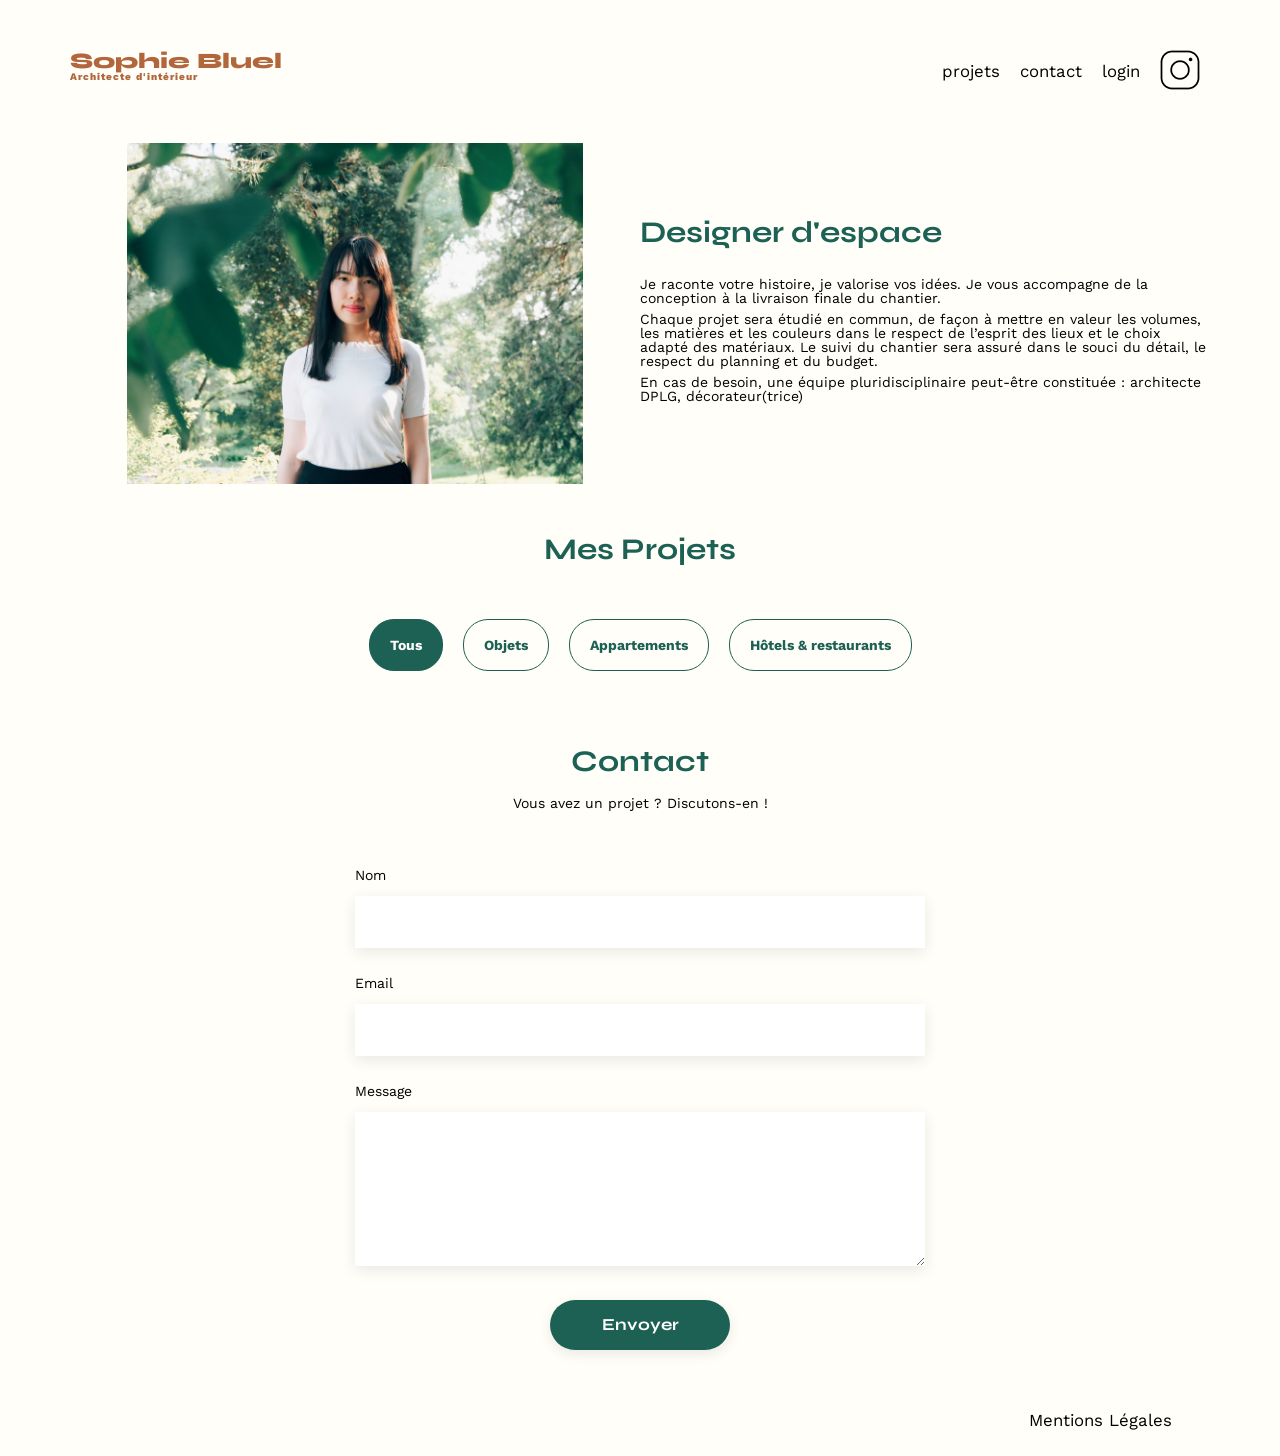
<file: FrontEnd/index.html>
<!DOCTYPE html>
<html lang="fr">
<head>
	<meta charset="UTF-8">
	<title>Sophie Bluel - Architecte d'intérieur</title>
	<meta name="viewport" content="width=device-width, initial-scale=1.0">
	<link rel="preconnect" href="https://fonts.googleapis.com">
	<link rel="stylesheet" href="https://cdnjs.cloudflare.com/ajax/libs/font-awesome/6.2.1/css/all.min.css" integrity="sha512-MV7K8+y+gLIBoVD59lQIYicR65iaqukzvf/nwasF0nqhPay5w/9lJmVM2hMDcnK1OnMGCdVK+iQrJ7lzPJQd1w==" crossorigin="anonymous" referrerpolicy="no-referrer" />
	<link rel="preconnect" href="https://fonts.gstatic.com" crossorigin>
	<link href="https://fonts.googleapis.com/css2?family=Syne:wght@700;800&family=Work+Sans&display=swap" rel="stylesheet">
	<meta name="description" content="">
	<link rel="stylesheet" href="./assets/style.css">
</head>
<body>
<div class="edition">
	<h3><i id="icon-modify" class="fa-regular fa-pen-to-square" aria-hidden="true"></i> Mode édition</h3>
</div>
<header>
	<h1>Sophie Bluel <span>Architecte d'intérieur</span></h1>
	<nav>
		<ul>
			<li>projets</li>
			<li>contact</li>
			<li class="login-text">login</li>
			<li><img src="./assets/icons/instagram.png" alt="Instagram"></li>
		</ul>
	</nav>
</header>
<main>
	<section id="introduction">
		<figure>
			<img src="./assets/images/sophie-bluel.png" alt="">
		</figure>
		<article>
			<h2>Designer d'espace</h2>
			<p>Je raconte votre histoire, je valorise vos idées. Je vous accompagne de la conception à la livraison finale du chantier.</p>
			<p>Chaque projet sera étudié en commun, de façon à mettre en valeur les volumes, les matières et les couleurs dans le respect de l’esprit des lieux et le choix adapté des matériaux. Le suivi du chantier sera assuré dans le souci du détail, le respect du planning et du budget.</p>
			<p>En cas de besoin, une équipe pluridisciplinaire peut-être constituée : architecte DPLG, décorateur(trice)</p>
		</article>
	</section>
	<section id="portfolio">
		
		<div class="project-mod">

			<h2>Mes Projets</h2>

			<div class="mod-status"></div>

			<a href="modal1" id="modify"><i id="icon-modify" class="fa-regular fa-pen-to-square" aria-hidden="true"></i> Modifier</a>
			<aside id="modal1" class="modal" aria-hidden="false" role="dialog" aria-modal="false" aria-labelledby="modal-title">

				<div class="modal-wrapper">

					<h2 id="modal-title">Galerie photo</h2>

					<button class="close-window">
						<span class="cross1"></span>
						<span class="cross2"></span>
					</button>

					<button class="back-arrow">
						<i class="fa fa-arrow-left" aria-hidden="true"></i>
					</button>

					<div class="grid-container"></div>

					<button type="button" class="add-photo">Ajouter une photo</button>
					
					<form action="POST" class="new-project">

						<div class="file-container">
							<div class="img-background"></div>
							<i class='far fa-image'></i>
							<label for="project-photo" id="input-btn">+ Ajouter photo</label>
							<input type="file" id="project-photo" accept="image/*">
							<p>jpg, png : 4Mo MAX</p>
							<button type="submit" class="add-photo" id="form-submit">
								Valider
							</button>
						</div>
						
						<div class="input-container">

							<label for="title-project">Titre</label>
							<input type="text" id="title-project">

						</div>
						
						<div class="input-container">

							<label for="category-project">Catégorie</label>
							<select id="category-project">

								<option value="1">Objets</option>
								<option value="2">Appartements</option>
								<option value="3">Hôtels & restaurants</option>

							</select>
							<i class='fas fa-angle-down'></i>

						</div>
						

					</form>

				</div>

			</aside>

		</div>
		
		<form action="GET" class="filter-container">

			<input type="radio" name="filter" id="all" hidden checked value="0">
			<label for="all" class="filter-button">Tous</label>

			<input type="radio" name="filter" id="objects" hidden value="1">
			<label for="objects" class="filter-button">Objets</label>

			<input type="radio" name="filter" id="apartments" hidden value="2">
			<label for="apartments" class="filter-button">Appartements</label>

			<input type="radio" name="filter" id="hotels" hidden value="3">
			<label for="hotels" class="filter-button">Hôtels & restaurants</label>

		</form>
		<div class="gallery"></div>
	</section>
	<section id="contact">
		<h2>Contact</h2>
		<p>Vous avez un projet ? Discutons-en !</p>
		<form action="#" method="post">
			<label for="name">Nom</label>
			<input type="text" name="name" id="name">
			<label for="email">Email</label>
			<input type="email" name="email" id="email">
			<label for="message">Message</label>
			<textarea name="message" id="message" cols="30" rows="10"></textarea>
			<input type="submit" value="Envoyer">
		</form>
	</section>
</main>

<footer>
	<nav>
		<ul>
			<li>Mentions Légales</li>
		</ul>
	</nav>
</footer>
<script src="./script.js"></script>
</body>
</html>
</file>
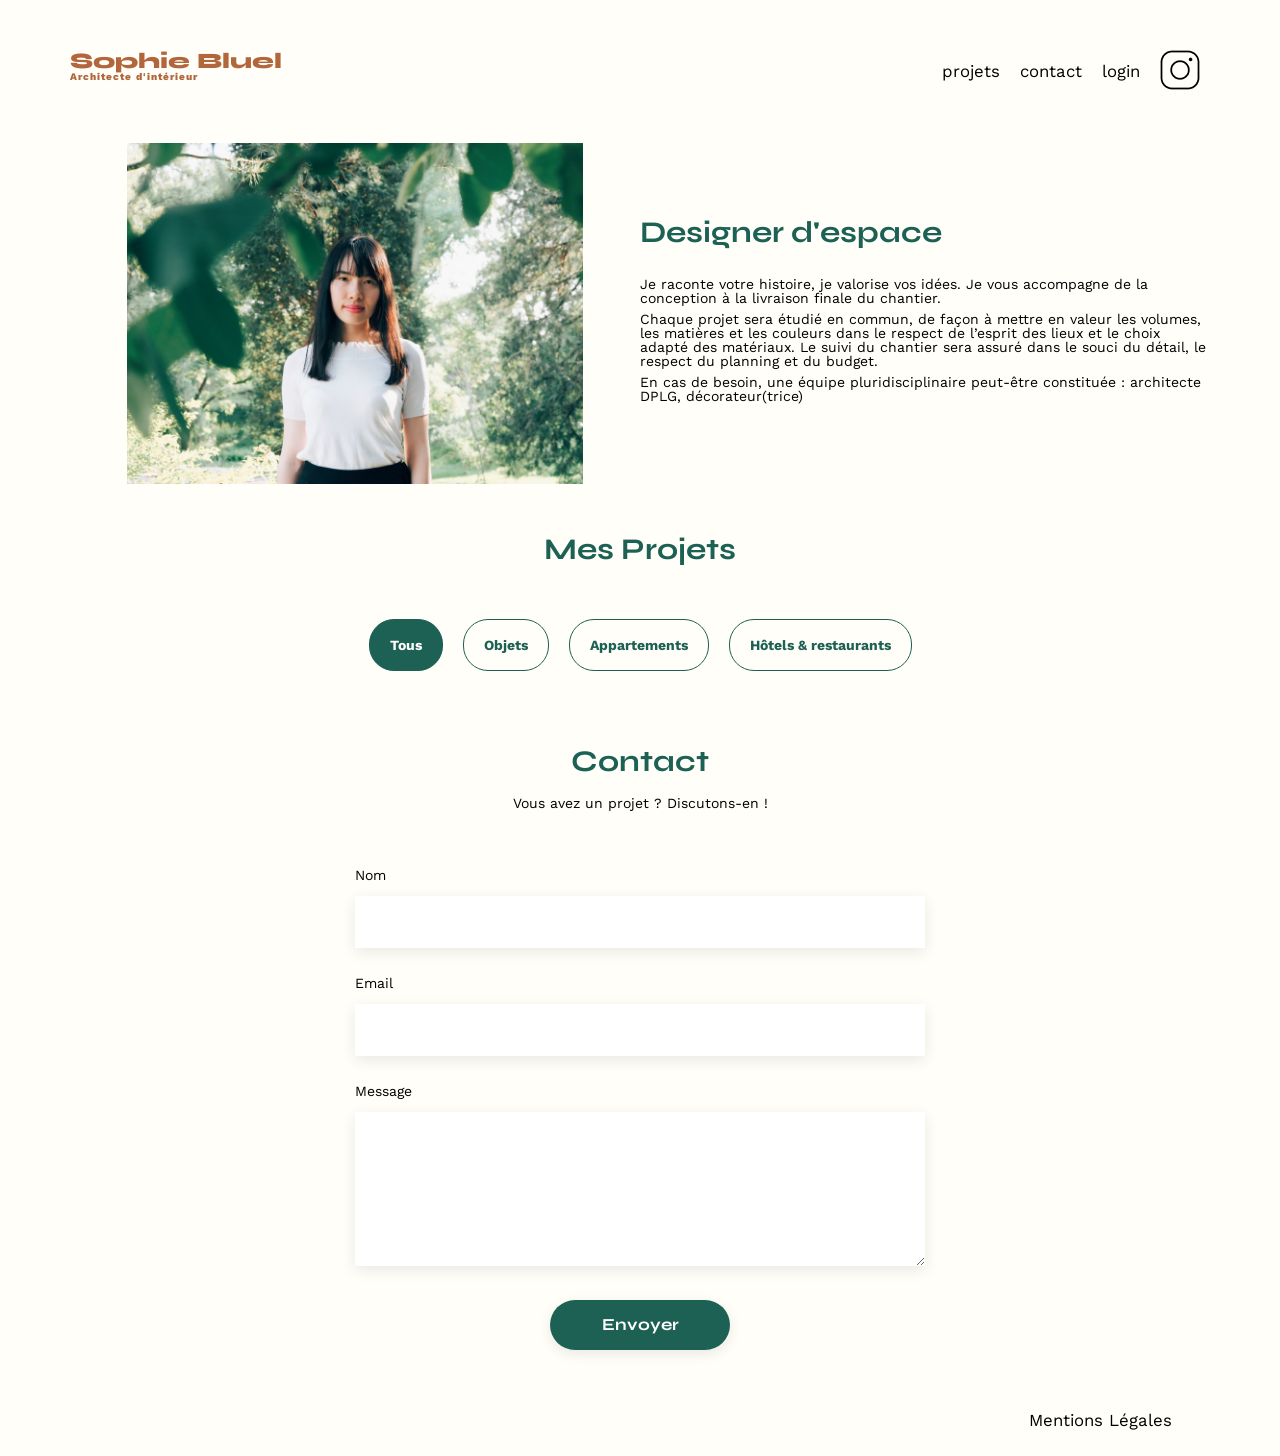
<file: FrontEnd/index/index.html>
<!DOCTYPE html>
<html lang="fr">
<head>
	<meta charset="UTF-8">
	<title>Sophie Bluel - Architecte d'intérieur</title>
	<meta name="viewport" content="width=device-width, initial-scale=1.0">
	<link rel="preconnect" href="https://fonts.googleapis.com">
	<link rel="stylesheet" href="https://cdnjs.cloudflare.com/ajax/libs/font-awesome/6.2.1/css/all.min.css" integrity="sha512-MV7K8+y+gLIBoVD59lQIYicR65iaqukzvf/nwasF0nqhPay5w/9lJmVM2hMDcnK1OnMGCdVK+iQrJ7lzPJQd1w==" crossorigin="anonymous" referrerpolicy="no-referrer" />
	<link rel="preconnect" href="https://fonts.gstatic.com" crossorigin>
	<link href="https://fonts.googleapis.com/css2?family=Syne:wght@700;800&family=Work+Sans&display=swap" rel="stylesheet">
	<meta name="description" content="">
	<link rel="stylesheet" href="../assets/style/style.css">
</head>
<body>
<div class="edition">
	<h3><i id="icon-modify" class="fa-regular fa-pen-to-square" aria-hidden="true"></i> Mode édition</h3>
</div>
<header>
	<h1>Sophie Bluel <span>Architecte d'intérieur</span></h1>
	<nav>
		<ul>
			<li>projets</li>
			<li>contact</li>
			<li class="login-text">login</li>
			<li><img src="../assets/icons/instagram.png" alt="Instagram"></li>
		</ul>
	</nav>
</header>
<main>
	<section id="introduction">
		<figure>
			<img src="../assets/images/sophie-bluel.png" alt="">
		</figure>
		<article>
			<h2>Designer d'espace</h2>
			<p>Je raconte votre histoire, je valorise vos idées. Je vous accompagne de la conception à la livraison finale du chantier.</p>
			<p>Chaque projet sera étudié en commun, de façon à mettre en valeur les volumes, les matières et les couleurs dans le respect de l’esprit des lieux et le choix adapté des matériaux. Le suivi du chantier sera assuré dans le souci du détail, le respect du planning et du budget.</p>
			<p>En cas de besoin, une équipe pluridisciplinaire peut-être constituée : architecte DPLG, décorateur(trice)</p>
		</article>
	</section>
	<section id="portfolio">
		
		<div class="project-mod">

			<h2>Mes Projets</h2>

			<div class="mod-status"></div>

			<a href="modal1" id="modify"><i id="icon-modify" class="fa-regular fa-pen-to-square" aria-hidden="true"></i> Modifier</a>
			<aside id="modal1" class="modal" aria-hidden="false" role="dialog" aria-modal="false" aria-labelledby="modal-title">

				<div class="modal-wrapper">

					<h2 id="modal-title">Galerie photo</h2>

					<button class="close-window">
						<span class="cross1"></span>
						<span class="cross2"></span>
					</button>

					<button class="back-arrow">
						<i class="fa fa-arrow-left" aria-hidden="true"></i>
					</button>

					<div class="grid-container"></div>

					<button type="button" class="add-photo">Ajouter une photo</button>
					
					<form action="POST" class="new-project">

						<div class="file-container">
							<div class="img-background"></div>
							<i class='far fa-image'></i>
							<label for="project-photo" id="input-btn">+ Ajouter photo</label>
							<input type="file" id="project-photo" accept="image/*">
							<p>jpg, png : 4Mo MAX</p>
							<button type="submit" class="add-photo" id="form-submit">
								Valider
							</button>
						</div>
						
						<div class="input-container">

							<label for="title-project">Titre</label>
							<input type="text" id="title-project">

						</div>
						
						<div class="input-container">

							<label for="category-project">Catégorie</label>
							<select id="category-project">

								<option value="1">Objets</option>
								<option value="2">Appartements</option>
								<option value="3">Hôtels & restaurants</option>

							</select>
							<i class='fas fa-angle-down'></i>

						</div>
						

					</form>

				</div>

			</aside>

		</div>
		
		<form action="GET" class="filter-container">

			<input type="radio" name="filter" id="all" hidden checked value="0">
			<label for="all" class="filter-button">Tous</label>

			<input type="radio" name="filter" id="objects" hidden value="1">
			<label for="objects" class="filter-button">Objets</label>

			<input type="radio" name="filter" id="apartments" hidden value="2">
			<label for="apartments" class="filter-button">Appartements</label>

			<input type="radio" name="filter" id="hotels" hidden value="3">
			<label for="hotels" class="filter-button">Hôtels & restaurants</label>

		</form>
		<div class="gallery"></div>
	</section>
	<section id="contact">
		<h2>Contact</h2>
		<p>Vous avez un projet ? Discutons-en !</p>
		<form action="#" method="post">
			<label for="name">Nom</label>
			<input type="text" name="name" id="name">
			<label for="email">Email</label>
			<input type="email" name="email" id="email">
			<label for="message">Message</label>
			<textarea name="message" id="message" cols="30" rows="10"></textarea>
			<input type="submit" value="Envoyer">
		</form>
	</section>
</main>

<footer>
	<nav>
		<ul>
			<li>Mentions Légales</li>
		</ul>
	</nav>
</footer>
<script src="../assets/script/script.js"></script>
</body>
</html>
</file>
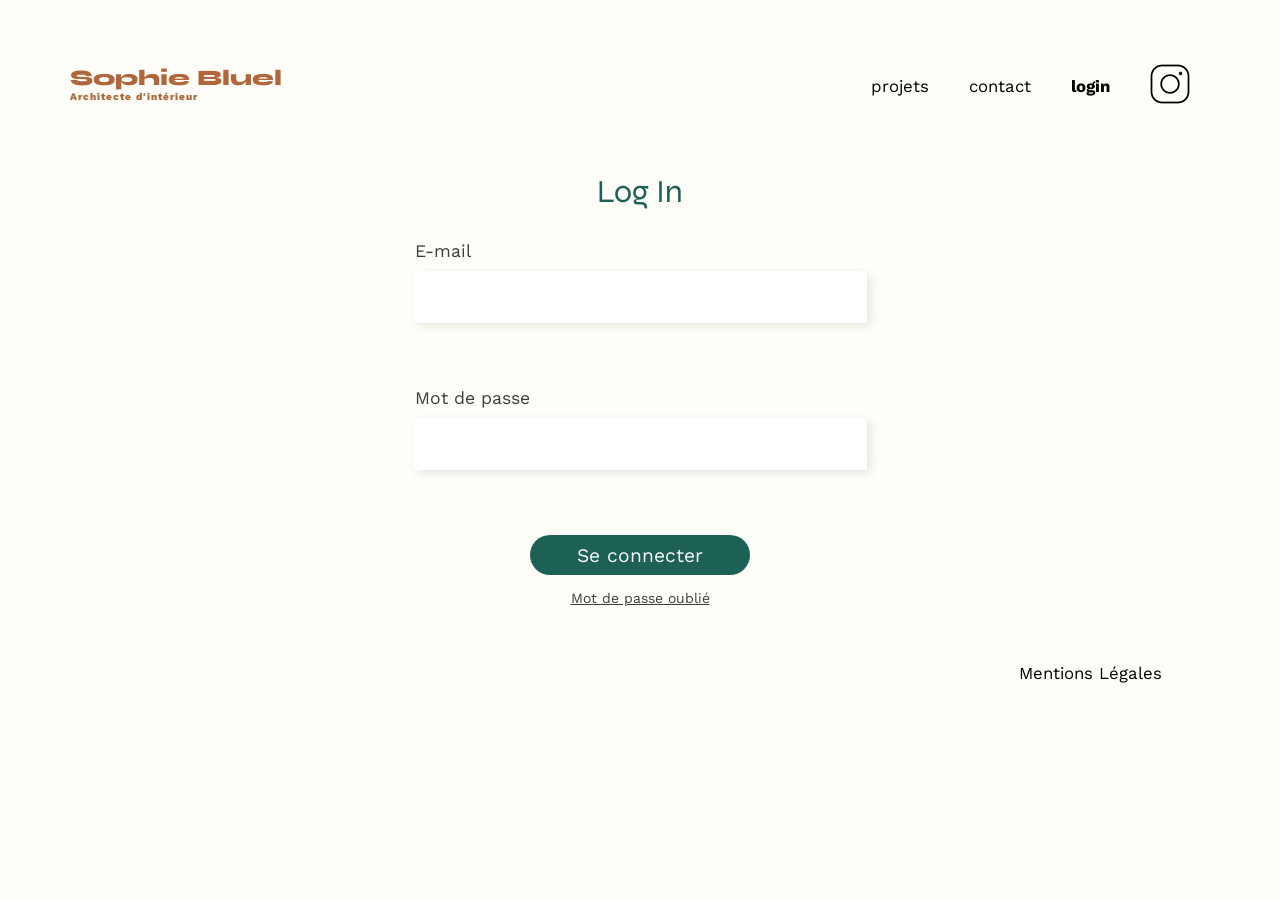
<file: FrontEnd/index/login.html>
<!DOCTYPE html>
<html lang="fr">
<head>
    <meta charset="UTF-8">
    <meta name="viewport" content="width=device-width, initial-scale=1.0">
    <title>Login</title>
    <link rel="stylesheet" href="../assets/style/login.css">
    <link rel="preconnect" href="https://fonts.googleapis.com">
	<link rel="preconnect" href="https://fonts.gstatic.com" crossorigin>
	<link href="https://fonts.googleapis.com/css2?family=Syne:wght@700;800&family=Work+Sans&display=swap" rel="stylesheet">
</head>
<body>

    <header>
	    <h1>Sophie Bluel <span>Architecte d'intérieur</span></h1>
	    <nav>
		    <ul>
			    <li class="project-text">projets</li>
			    <li>contact</li>
			    <li class="login-text">login</li>
			    <li><img src="../assets/icons/instagram.png" alt="Instagram"></li>
		    </ul>
	    </nav>
    </header>



    <main>

        <h1 class="login-title">Log In</h1>

        <form class="loginForm">

            <label for="emailLogin">E-mail</label>
            <input type="text" id="emailLogin" name="emailLogin">
            <p class="wrong-email">Compte non reconnu !</p>

            <label for="password">Mot de passe</label>
            <input type="password" id ="password" name="password">
            <p class="wrong-password">Mot de passe Incorrect !</p>

            <button type="submit" class="connect-button">
                <span>Se connecter</span>
            </button>

            <p class="forgotten-password">Mot de passe oublié</p>

        </form>

    </main>



    <footer>
	    <nav>
		    <ul>
			    <li>Mentions Légales</li>
		    </ul>
	    </nav>
    </footer>


    <script src="../assets/script/login.js"></script>
</body>
</html>
</file>
<file: FrontEnd/assets/style.css>
/* http://meyerweb.com/eric/tools/css/reset/
   v2.0 | 20110126
   License: none (public domain)
*/

html, body, div, span, applet, object, iframe,
h1, h2, h3, h4, h5, h6, p, blockquote, pre,
a, abbr, acronym, address, big, cite, code,
del, dfn, em, img, ins, kbd, q, s, samp,
small, strike, strong, sub, sup, tt, var,
b, u, i, center,
dl, dt, dd, ol, ul, li,
fieldset, form, label, legend,
table, caption, tbody, tfoot, thead, tr, th, td,
article, aside, canvas, details, embed,
figure, figcaption, footer, header, hgroup,
menu, nav, output, ruby, section, summary,
time, mark, audio, video {
	margin: 0;
	padding: 0;
	border: 0;
	font-size: 100%;
	font: inherit;
	vertical-align: baseline;
}
/* HTML5 display-role reset for older browsers */
article, aside, details, figcaption, figure,
footer, header, hgroup, menu, nav, section {
	display: block;
}
body {
	line-height: 1;
}
ol, ul {
	list-style: none;
}
blockquote, q {
	quotes: none;
}
blockquote:before, blockquote:after,
q:before, q:after {
	content: '';
	content: none;
}
table {
	border-collapse: collapse;
	border-spacing: 0;
}
/** end reset css**/
body {
	max-width: 1140px;
	margin:auto;
	font-family: 'Work Sans' ;
	font-size: 14px;
	background-color: #FFFEF8;
}
header {
	display: flex;
	justify-content: space-between;
	margin: 50px 0
}
section {
	margin: 50px 0
}

h1{
	display: flex;
	flex-direction: column;
	font-family: 'Syne';
	font-size: 22px;
	font-weight: 800;
	color: #B1663C
}

h1 > span {
	font-family: 'Work Sans';
	font-size:10px;
	letter-spacing: 0.1em;
;
}

h2{
	font-family: 'Syne';
	font-weight: 700;
	font-size: 30px;
	color: #1D6154
}

.filter-container{
	width: 100%;
	margin: 25px auto;
	display: flex;
	justify-content: center;
}

.filter-button{
	cursor: pointer;
	display: inline-flex;
	justify-content: center;
	align-items: center;
	margin: 0 10px;
	padding: 5px 20px;
	width: auto;
	height: 40px;
	border: #1D6154 solid 1px;
	color: #1D6154;
	font-weight: bolder;
	background: none;
	border-radius: 25px;
}

input[type="radio"]{
	display: none;
}

input[type="radio"]:checked + .filter-button{
	transition: 0.5s;
	background: #1D6154;
	color: white;
}

nav ul {
	display: flex;
	align-items: center;
	list-style-type: none;

}
nav li {
	padding: 0 10px;
	font-size: 1.2em;
}

li:hover {
	color: #B1663C;
}
#introduction {
	display: flex;
	align-items: center;
}
#introduction figure {
	flex: 1
}
#introduction img {
	display: block;
	margin: auto;
	width: 80%;
}

#introduction article {
	flex: 1
}
#introduction h2 {
	margin-bottom: 1em;
}

#introduction p {
	margin-bottom: 0.5em;
}
#portfolio h2 {
	text-align: center;
	margin-bottom: 1em;
}
.gallery {
	width: 100%;
	display: grid;
	grid-template-columns: 1fr 1fr 1fr;
	grid-column-gap: 20px;
	grid-row-gap: 20px;
}

.gallery img {
	width: 100%;

}
#contact {
	width: 50%;
margin: auto;
}
#contact > * {
	text-align: center;

}
#contact h2{
	margin-bottom: 20px;
}
#contact form {
	text-align: left;
	margin-top:30px;
	display: flex;
	flex-direction: column;
}

#contact input {
	height: 50px;
	font-size: 1.2em;
	border: none;
	box-shadow: 0px 4px 14px rgba(0, 0, 0, 0.09);
}
#contact label {
	margin: 2em 0 1em 0;
}
#contact textarea {
	border: none;
	box-shadow: 0px 4px 14px rgba(0, 0, 0, 0.09);
}

input[type="submit"]{
	font-family: 'Syne';
	font-weight: 700;
	color: white;
	background-color: #1D6154;
	margin : 2em auto ;
	width: 180px;
	text-align: center;
	border-radius: 60px ;
}

footer nav ul {
	display: flex;
	justify-content: flex-end;
	margin: 2em
}

.project-mod{
	display: flex;
	justify-content: center;
	gap: 20px;
}

#modify{
	display: none;
	justify-content: center;
	align-items: center;
	text-decoration: none;
	margin-bottom: 30px;
	color: black;
	transition: 0.5s;
}

#modify:hover{
	color: #1D6154;
}

#icon-modify{
	height: 20px;
	width: 20px;
}

.edition{
	display: none;
	justify-content: center;
	align-items: center;
	height: 50px;
	width: 100vw;
	margin-left: calc(50% - 50vw);
	background-color: black;
	color: white;
}

.modal{
	position:fixed;
	display: flex;
	justify-content: center;
	align-items: center;
	top: 0;
	padding: 30px;
	width: 100%;
	height: 100%;
	transform: scale(0);
	transition: 0.5s;
	z-index: 0;
}

@keyframes modal{
	
	100%{
		transform: scale(1);
	}
}

@keyframes modal1{
	100%{
		transform: scale(0);
	}
}

.modal-wrapper{
	display: flex;
	flex-direction: column;
	align-items: center;
	background-color: white;
	border-radius: 15px;
	position:fixed;
	padding: 60px;
	top: 400px;
	left: 50%;
	transform: translateX(-350px) scale(0);
	width: 550px;
	height: 680px;
	transition: 0.5s;
	z-index: 1;
}

.grid-container{
	display: grid;
	grid-template-columns: repeat(5, 1fr);
	gap: 10px;
}

.grid-element{
	position: relative;
}

.grid-element img{
	object-fit: cover;
	height: 100%;
	width: 100%;
}

.delete-btn{
	position: absolute;
  	top: 6px;
  	right: 6px;
  	width: 15px;
  	height: 15px;
  	border: none;
  	border-radius: 3px;
  	background: black;
  	color: white;
  	display: flex;
  	align-items: center;
  	justify-content: center;
  	cursor: pointer;
  	padding: 0;
}

.delete-btn i {
  font-size: 8px;
}
	
.close-window{
	position: absolute;
	border: none;
	background-color: inherit;
	height: 25px;
	width: 25px;
	top: 30px;
	right: 30px;
	cursor: pointer;
}

.cross1{
	display: block;
	height: 3px;
	width: 15px;
	border-radius: 5px;
	background-color: black;
	transform: translateY(1px) rotateZ(45deg) !important;
}

.cross2{
	display: block;
	height: 3px;
	width: 15px;
	border-radius: 5px;
	background-color: black;
	transform: translateY(-2px) rotate(-45deg) !important;
}

.add-photo{
	position: absolute;
	top: 700px;
	width: 230px;
	height: 45px;
	border: none;
	border-radius: 25px;
	background-color: #1D6154;
	color: white;
	font-size: 1.2rem;
	transition: 0.5s;
	cursor: pointer;
}

.add-photo:hover{
	background-color: #267465;
}

.grid-container::after{
	content: "";
	position: absolute;
	top: 650px;
	left: 50%;
	transform: translateX(-200px);
	background-color: rgba(192, 192, 192, 0.8);
	height: 1px;
	width: 400px;
}

@media screen and (max-width: 875px) {
	.modal-wrapper{
		width: 450px;
		height: 580px;
		padding: 30px;
		left: 500px;
	}
	.grid-element{
		width: 100px;
		height: 130px;
	}
	.grid-container {
		grid-template-columns: repeat(3, 1fr);
		overflow-y: auto;
	}
	.grid-container::after{
		top: 550px;
	}
	.add-photo{
		top: 575px;
	}
	::-webkit-scrollbar{
        display: none;
    }
}

.new-project{
	display: none;
	height: 80%;
	width: 100%;
	flex-direction: column;
	justify-content: space-around;
	align-items: center;
}

.new-project::after{
	content: "";
	position: absolute;
	top: 675px;
	left: 50%;
	transform: translateX(-200px);
	background-color: rgba(160, 160, 160, 0.8);
	height: 1px;
	width: 400px;
}

.file-container{
	margin: 0 auto;
	display: flex;
	flex-direction: column;
	align-items: center;
	justify-content: space-evenly;
	background-color: #E8F1F6;
	width: 450px;
	height: 200px;
	z-index: 1;
}

.img-background{
	position: absolute;
	background-position: center;
	background-size: cover;
	background-repeat: no-repeat;
	z-index: 0;
	height: 200px;
	width: 180px;
}

.preview-img{
	width: 100%;
	height: 100%;
	object-fit: cover;
}

.file-container i{
	z-index: 1;
	font-size: 5rem;
	opacity: 0.2;
}

#input-btn{
	display: flex;
	align-items: center;
	justify-content: center;
	width: 200px;
	height: 40px;
	background-color: #CBD6DC;
	border-radius: 50px;
	font-weight: bold;
	color: rgb(42, 95, 139);
	letter-spacing: 1px;
	transition: 0.5s;
	z-index: 1;
}

.file-container label:hover{
	background-color: #bcc7cc;
}

.file-container p{
	font-size: 0.75rem;
	z-index: 1;
}

input[type="file"] {
	display: none;
}

.input-container{
	margin: 0;
	display: flex;
	flex-direction: column;
	justify-content: center;
}

#title-project, #category-project{
    border: none;
    height: 50px;
    width: 450px;
    box-shadow: 4px 3px 10px rgba(0, 0, 0, 0.1);
    font-size: 1.25rem;	
}

#category-project{
	appearance: none;
}

.input-container i{
	position: absolute;
	font-size: 1.2rem;
	right: 130px;
	bottom: 180px;
}

label[for="title-project"], label[for="category-project"]{
	font-size: 1.1rem;
	margin: 10px 5px;
}
#form-submit{
	display: none;
}

.back-arrow{
	display: none;
	position: absolute;
	border: none;
	background-color: inherit;
	height: 25px;
	width: 25px;
	top: 30px;
	left: 30px;
	cursor: pointer;
}

.back-arrow i{
	font-size: 1.3rem;
}

.mod-status{
	position: absolute;
	width: 180px;
	height: 50px;
	background-color: rgb(44, 44, 44);
	top: 90px;
	right: 60px;
	color: white;
	opacity: 0;
	transition: 0.5s;
}
</file>
<file: FrontEnd/assets/style/style.css>
/* http://meyerweb.com/eric/tools/css/reset/
   v2.0 | 20110126
   License: none (public domain)
*/

html, body, div, span, applet, object, iframe,
h1, h2, h3, h4, h5, h6, p, blockquote, pre,
a, abbr, acronym, address, big, cite, code,
del, dfn, em, img, ins, kbd, q, s, samp,
small, strike, strong, sub, sup, tt, var,
b, u, i, center,
dl, dt, dd, ol, ul, li,
fieldset, form, label, legend,
table, caption, tbody, tfoot, thead, tr, th, td,
article, aside, canvas, details, embed,
figure, figcaption, footer, header, hgroup,
menu, nav, output, ruby, section, summary,
time, mark, audio, video {
	margin: 0;
	padding: 0;
	border: 0;
	font-size: 100%;
	font: inherit;
	vertical-align: baseline;
}
/* HTML5 display-role reset for older browsers */
article, aside, details, figcaption, figure,
footer, header, hgroup, menu, nav, section {
	display: block;
}
body {
	line-height: 1;
}
ol, ul {
	list-style: none;
}
blockquote, q {
	quotes: none;
}
blockquote:before, blockquote:after,
q:before, q:after {
	content: '';
	content: none;
}
table {
	border-collapse: collapse;
	border-spacing: 0;
}
/** end reset css**/
body {
	max-width: 1140px;
	margin:auto;
	font-family: 'Work Sans' ;
	font-size: 14px;
	background-color: #FFFEF8;
}
header {
	display: flex;
	justify-content: space-between;
	margin: 50px 0
}
section {
	margin: 50px 0
}

h1{
	display: flex;
	flex-direction: column;
	font-family: 'Syne';
	font-size: 22px;
	font-weight: 800;
	color: #B1663C
}

h1 > span {
	font-family: 'Work Sans';
	font-size:10px;
	letter-spacing: 0.1em;
;
}

h2{
	font-family: 'Syne';
	font-weight: 700;
	font-size: 30px;
	color: #1D6154
}

.filter-container{
	width: 100%;
	margin: 25px auto;
	display: flex;
	justify-content: center;
}

.filter-button{
	cursor: pointer;
	display: inline-flex;
	justify-content: center;
	align-items: center;
	margin: 0 10px;
	padding: 5px 20px;
	width: auto;
	height: 40px;
	border: #1D6154 solid 1px;
	color: #1D6154;
	font-weight: bolder;
	background: none;
	border-radius: 25px;
}

input[type="radio"]{
	display: none;
}

input[type="radio"]:checked + .filter-button{
	transition: 0.5s;
	background: #1D6154;
	color: white;
}

nav ul {
	display: flex;
	align-items: center;
	list-style-type: none;

}
nav li {
	padding: 0 10px;
	font-size: 1.2em;
}

li:hover {
	color: #B1663C;
}
#introduction {
	display: flex;
	align-items: center;
}
#introduction figure {
	flex: 1
}
#introduction img {
	display: block;
	margin: auto;
	width: 80%;
}

#introduction article {
	flex: 1
}
#introduction h2 {
	margin-bottom: 1em;
}

#introduction p {
	margin-bottom: 0.5em;
}
#portfolio h2 {
	text-align: center;
	margin-bottom: 1em;
}
.gallery {
	width: 100%;
	display: grid;
	grid-template-columns: 1fr 1fr 1fr;
	grid-column-gap: 20px;
	grid-row-gap: 20px;
}

.gallery img {
	width: 100%;

}
#contact {
	width: 50%;
margin: auto;
}
#contact > * {
	text-align: center;

}
#contact h2{
	margin-bottom: 20px;
}
#contact form {
	text-align: left;
	margin-top:30px;
	display: flex;
	flex-direction: column;
}

#contact input {
	height: 50px;
	font-size: 1.2em;
	border: none;
	box-shadow: 0px 4px 14px rgba(0, 0, 0, 0.09);
}
#contact label {
	margin: 2em 0 1em 0;
}
#contact textarea {
	border: none;
	box-shadow: 0px 4px 14px rgba(0, 0, 0, 0.09);
}

input[type="submit"]{
	font-family: 'Syne';
	font-weight: 700;
	color: white;
	background-color: #1D6154;
	margin : 2em auto ;
	width: 180px;
	text-align: center;
	border-radius: 60px ;
}

footer nav ul {
	display: flex;
	justify-content: flex-end;
	margin: 2em
}

.project-mod{
	display: flex;
	justify-content: center;
	gap: 20px;
}

#modify{
	display: none;
	justify-content: center;
	align-items: center;
	text-decoration: none;
	margin-bottom: 30px;
	color: black;
	transition: 0.5s;
}

#modify:hover{
	color: #1D6154;
}

#icon-modify{
	height: 20px;
	width: 20px;
}

.edition{
	display: none;
	justify-content: center;
	align-items: center;
	height: 50px;
	width: 100vw;
	margin-left: calc(50% - 50vw);
	background-color: black;
	color: white;
}

.modal{
	position:fixed;
	display: flex;
	justify-content: center;
	align-items: center;
	top: 0;
	padding: 30px;
	width: 100%;
	height: 100%;
	transform: scale(0);
	transition: 0.5s;
	z-index: 0;
}

@keyframes modal{
	
	100%{
		transform: scale(1);
	}
}

@keyframes modal1{
	100%{
		transform: scale(0);
	}
}

.modal-wrapper{
	display: flex;
	flex-direction: column;
	align-items: center;
	background-color: white;
	border-radius: 15px;
	position:fixed;
	padding: 60px;
	top: 400px;
	left: 50%;
	transform: translateX(-350px) scale(0);
	width: 550px;
	height: 680px;
	transition: 0.5s;
	z-index: 1;
}

.grid-container{
	display: grid;
	grid-template-columns: repeat(5, 1fr);
	gap: 10px;
}

.grid-element{
	position: relative;
}

.grid-element img{
	object-fit: cover;
	height: 100%;
	width: 100%;
}

.delete-btn{
	position: absolute;
  	top: 6px;
  	right: 6px;
  	width: 15px;
  	height: 15px;
  	border: none;
  	border-radius: 3px;
  	background: black;
  	color: white;
  	display: flex;
  	align-items: center;
  	justify-content: center;
  	cursor: pointer;
  	padding: 0;
}

.delete-btn i {
  font-size: 8px;
}
	
.close-window{
	position: absolute;
	border: none;
	background-color: inherit;
	height: 25px;
	width: 25px;
	top: 30px;
	right: 30px;
	cursor: pointer;
}

.cross1{
	display: block;
	height: 3px;
	width: 15px;
	border-radius: 5px;
	background-color: black;
	transform: translateY(1px) rotateZ(45deg) !important;
}

.cross2{
	display: block;
	height: 3px;
	width: 15px;
	border-radius: 5px;
	background-color: black;
	transform: translateY(-2px) rotate(-45deg) !important;
}

.add-photo{
	position: absolute;
	top: 700px;
	width: 230px;
	height: 45px;
	border: none;
	border-radius: 25px;
	background-color: #1D6154;
	color: white;
	font-size: 1.2rem;
	transition: 0.5s;
	cursor: pointer;
}

.add-photo:hover{
	background-color: #267465;
}

.grid-container::after{
	content: "";
	position: absolute;
	top: 650px;
	left: 50%;
	transform: translateX(-200px);
	background-color: rgba(192, 192, 192, 0.8);
	height: 1px;
	width: 400px;
}

@media screen and (max-width: 875px) {
	.modal-wrapper{
		width: 450px;
		height: 580px;
		padding: 30px;
		left: 500px;
	}
	.grid-element{
		width: 100px;
		height: 130px;
	}
	.grid-container {
		grid-template-columns: repeat(3, 1fr);
		overflow-y: auto;
	}
	.grid-container::after{
		top: 550px;
	}
	.add-photo{
		top: 575px;
	}
	::-webkit-scrollbar{
        display: none;
    }
}

.new-project{
	display: none;
	height: 80%;
	width: 100%;
	flex-direction: column;
	justify-content: space-around;
	align-items: center;
}

.new-project::after{
	content: "";
	position: absolute;
	top: 675px;
	left: 50%;
	transform: translateX(-200px);
	background-color: rgba(160, 160, 160, 0.8);
	height: 1px;
	width: 400px;
}

.file-container{
	margin: 0 auto;
	display: flex;
	flex-direction: column;
	align-items: center;
	justify-content: space-evenly;
	background-color: #E8F1F6;
	width: 450px;
	height: 200px;
	z-index: 1;
}

.img-background{
	position: absolute;
	background-position: center;
	background-size: cover;
	background-repeat: no-repeat;
	z-index: 0;
	height: 200px;
	width: 180px;
}

.preview-img{
	width: 100%;
	height: 100%;
	object-fit: cover;
}

.file-container i{
	z-index: 1;
	font-size: 5rem;
	opacity: 0.2;
}

#input-btn{
	display: flex;
	align-items: center;
	justify-content: center;
	width: 200px;
	height: 40px;
	background-color: #CBD6DC;
	border-radius: 50px;
	font-weight: bold;
	color: rgb(42, 95, 139);
	letter-spacing: 1px;
	transition: 0.5s;
	z-index: 1;
}

.file-container label:hover{
	background-color: #bcc7cc;
}

.file-container p{
	font-size: 0.75rem;
	z-index: 1;
}

input[type="file"] {
	display: none;
}

.input-container{
	margin: 0;
	display: flex;
	flex-direction: column;
	justify-content: center;
}

#title-project, #category-project{
    border: none;
    height: 50px;
    width: 450px;
    box-shadow: 4px 3px 10px rgba(0, 0, 0, 0.1);
    font-size: 1.25rem;	
}

#category-project{
	appearance: none;
}

.input-container i{
	position: absolute;
	font-size: 1.2rem;
	right: 130px;
	bottom: 180px;
}

label[for="title-project"], label[for="category-project"]{
	font-size: 1.1rem;
	margin: 10px 5px;
}
#form-submit{
	display: none;
}

.back-arrow{
	display: none;
	position: absolute;
	border: none;
	background-color: inherit;
	height: 25px;
	width: 25px;
	top: 30px;
	left: 30px;
	cursor: pointer;
}

.back-arrow i{
	font-size: 1.3rem;
}

.mod-status{
	position: absolute;
	width: 180px;
	height: 50px;
	background-color: rgb(44, 44, 44);
	top: 90px;
	right: 60px;
	color: white;
	opacity: 0;
	transition: 0.5s;
}
</file>
<file: FrontEnd/assets/style/login.css>
*{
    list-style: none;
}


body{
    max-width: 1140px;
	margin:auto;
	font-family: 'Work Sans' ;
	font-size: 14px;
	background-color: #FFFEF8;
}

header {
	display: flex;
	justify-content: space-between;
	margin: 50px 0 50px 0;
}

nav ul {
	display: flex;
	align-items: center;
	list-style-type: none;
}
nav li {
	padding: 0 20px;
	font-size: 1.2em;
}

.login-text{
    font-weight: bold;
}

.login-text:hover{
    color: black;
}

li:hover {
	color: #B1663C;
}

h1{
	display: flex;
	flex-direction: column;
	font-family: 'Syne';
	font-size: 22px;
	font-weight: 800;
	color: #B1663C;
    vertical-align: baseline;
}

h1 span {
	font-family: 'Work Sans';
	font-size: 10px;
	letter-spacing: 0.1em;
}

.login-title{
    font-size: 2rem;
    align-items: center;
    color: #1D6154;
    font-family: 'Syne';
    margin: 30px;
    font-weight: normal;
}

form{
    display: flex;
    flex-direction: column;
    justify-content: center;
    align-items: center;
}

input{
    border: none;
    height: 50px;
    width: 450px;
    box-shadow: 4px 3px 10px rgba(0, 0, 0, 0.1);
    margin-top: 10px;
    font-size: 1.25rem;
}

p{
    color: red;
    transition: 0.5s;
    margin-bottom: 35px;
    opacity: 0;
}

.wrong-email, .wrong-password{
    user-select: none;
}

label{
    color: #3D3D3D;
    width: 450px;
    font-size: 1.1rem;
}

button{
    height: 40px;
    width: 220px;
    border: none;
    color: white;
    font-family: 'Work Sans';
    font-size: 1.2rem;
    background-color: #1D6154;
    border-radius: 25px;
    transition: 0.5s;
}

button:hover{
    background-color: #307e6f;
}

.forgotten-password{
    text-decoration: underline;
    color: #3D3D3D;
    margin: 15px;
    opacity: 1;
}

.forgotten-password:hover{
    color: #307e6f;
}

footer{
	display: flex;
	justify-content: flex-end;
	margin: 2em;
}
</file>
